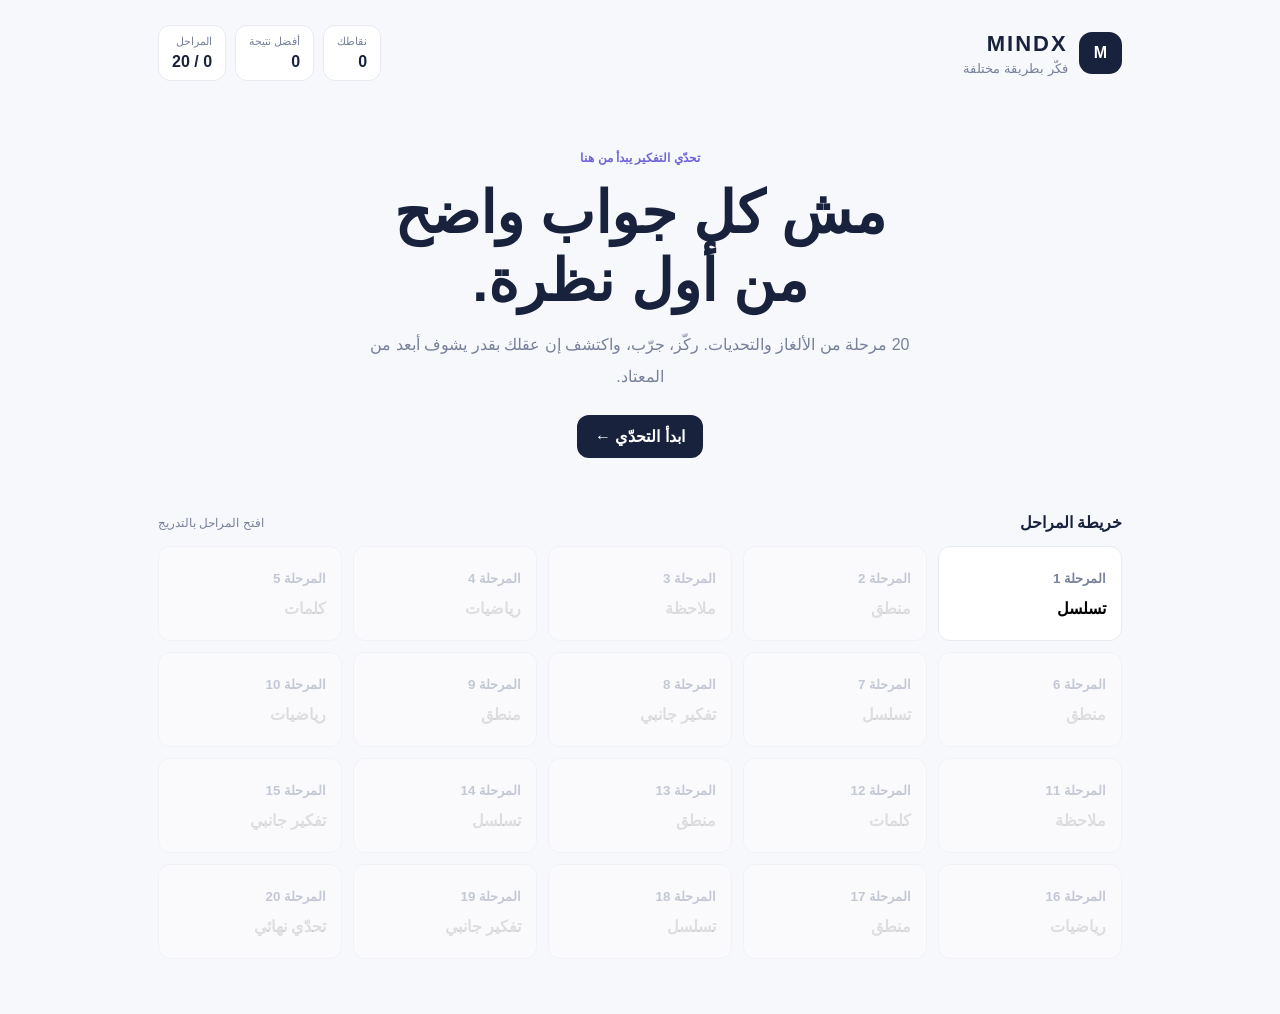
<file: mindx/index.html>
<!doctype html>
<html lang="ar" dir="rtl">
<head>
<meta charset="utf-8"><meta name="viewport" content="width=device-width,initial-scale=1">
<title>MINDX — تحدّى عقلك</title>
<style>
:root{--ink:#18223d;--muted:#77819a;--line:#e8eaf2;--purple:#7064d8;--pale:#f0eeff;--bg:#f7f8fc}
*{box-sizing:border-box}body{margin:0;background:var(--bg);color:var(--ink);font-family:Tahoma,Arial,sans-serif}
.wrap{max-width:1000px;margin:auto;padding:25px 18px 55px}header{display:flex;justify-content:space-between;align-items:center;gap:16px;margin-bottom:35px}
.brand{display:flex;align-items:center;gap:11px}.logo{background:var(--ink);color:white;border-radius:13px;padding:12px 15px;font-weight:bold}.brand b{font-size:22px;letter-spacing:2px}.brand small{display:block;color:var(--muted);margin-top:4px}
.stats{display:flex;gap:9px}.stat{background:white;border:1px solid var(--line);border-radius:12px;padding:9px 13px}.stat small{display:block;color:var(--muted);font-size:11px}.stat b{display:block;margin-top:5px}
.view{display:none}.view.active{display:block}.hero{text-align:center;padding:35px 0}.eyebrow{color:var(--purple);font-size:12px;font-weight:bold}.hero h1{font-size:clamp(35px,7vw,58px);margin:14px 0}.hero p{color:var(--muted);line-height:2;max-width:560px;margin:0 auto 22px}
button{font:inherit;cursor:pointer;border:0;border-radius:12px;padding:12px 18px;font-weight:bold}.primary{background:var(--ink);color:white}.secondary{background:white;border:1px solid var(--line);color:var(--ink)}button:disabled{opacity:.4;cursor:not-allowed}
.head{display:flex;justify-content:space-between;align-items:center;margin:20px 0 14px}.head span{color:var(--muted);font-size:12px}.grid{display:grid;grid-template-columns:repeat(5,1fr);gap:11px}.stage{background:white;border:1px solid var(--line);text-align:right;min-height:95px;padding:15px;position:relative}.stage small{color:var(--muted)}.stage b{display:block;margin-top:12px}.check{position:absolute;left:12px;top:12px;color:#168765}
.gamehead{display:flex;justify-content:space-between;margin-bottom:15px}.back{background:none;color:var(--muted);padding-right:0}.tag{display:inline-block;background:var(--pale);color:var(--purple);padding:7px 11px;border-radius:9px;font-size:12px;font-weight:bold}
.bar{height:7px;background:#e6e8f0;border-radius:9px;overflow:hidden;margin-bottom:25px}.bar div{height:100%;background:var(--purple)}
.panel{max-width:720px;margin:auto;background:white;border:1px solid var(--line);border-radius:22px;padding:clamp(22px,5vw,40px)}
h2{font-size:clamp(23px,4vw,32px);margin:18px 0 12px}.question{white-space:pre-line;color:#505b75;line-height:2;font-size:17px}
.entry{display:flex;gap:9px;margin-top:24px}.entry input{flex:1;min-width:0;border:1px solid var(--line);border-radius:12px;padding:13px;font:inherit;outline:none}.entry input:focus{border-color:var(--purple)}
.actions{display:flex;gap:9px;flex-wrap:wrap;margin-top:12px}.hint{display:none;background:#f4f2ff;color:#554ba8;padding:13px;border-radius:12px;margin-top:15px;line-height:1.8}.feedback{min-height:25px;margin-top:15px;font-weight:bold}.good{color:#168765}.bad{color:#c45164}
.finish{text-align:center;padding:55px 10px}.finish h1{font-size:36px}.finish p{color:var(--muted);line-height:2}
@media(max-width:700px){header{align-items:flex-start;flex-direction:column}.stats{width:100%}.stat{flex:1}.grid{grid-template-columns:repeat(3,1fr)}}
@media(max-width:420px){.grid{grid-template-columns:repeat(2,1fr)}.entry{flex-direction:column}.wrap{padding:18px 13px}}
.difficulty {
    max-width:720px;
    margin:0 auto 15px;
    background:white;
    border:1px solid var(--line);
    border-radius:13px;
    padding:12px 15px;
    display:grid;
    grid-template-columns:1fr auto;
    gap:9px;
    color:var(--muted);
    font-size:13px;
}

.difficulty b {
    color:var(--purple);
}

.difficulty-track {
    grid-column:1/-1;
    height:6px;
    background:#e8eaf2;
    border-radius:10px;
    overflow:hidden;
}

#difficultyFill {
    height:100%;
    width:20%;
    background:var(--purple);
    transition:width .3s;
}
</style></head>
<body><main class="wrap">
<header><div class="brand"><div class="logo">M</div><div><b>MINDX</b><small>فكّر بطريقة مختلفة</small></div></div>
<div class="stats"><div class="stat"><small>نقاطك</small><b id="score">0</b></div><div class="stat"><small>أفضل نتيجة</small><b id="best">0</b></div><div class="stat"><small>المراحل</small><b id="solved">0 / 20</b></div></div></header>
<section id="home" class="view active"><div class="hero"><div class="eyebrow">تحدّي التفكير يبدأ من هنا</div><h1>مش كل جواب واضح<br>من أول نظرة.</h1><p>20 مرحلة من الألغاز والتحديات. ركّز، جرّب، واكتشف إن عقلك بقدر يشوف أبعد من المعتاد.</p><button class="primary" onclick="startNext()">ابدأ التحدّي ←</button></div><div class="head"><b>خريطة المراحل</b><span>افتح المراحل بالتدريج</span></div><div id="grid" class="grid"></div></section>
<section id="game" class="view"><div class="gamehead"><button class="back" onclick="home()">← كل المراحل</button><span id="stage" class="tag"></span></div><div class="bar"><div id="bar"></div></div><div class="panel"><span id="cat" class="tag"></span><h2 id="title"></h2><div id="q" class="question"></div><div class="entry"><input id="answer" placeholder="اكتب إجابتك هون..." onkeydown="if(event.key==='Enter')check()"><button class="primary" onclick="check()">تحقّق</button></div><div class="actions"><button class="secondary" onclick="hint()">تلميح <span id="cost">(−20)</span></button><button class="secondary" onclick="reveal()">اكشف الإجابة</button></div><div id="hint" class="hint"></div><div id="feedback" class="feedback"></div><div id="next" style="display:none;margin-top:15px"><button class="primary" onclick="next()">المرحلة التالية ←</button></div></div></section>
<section id="done" class="view finish"><div style="font-size:55px">🏆</div><div class="eyebrow">إنجاز رائع</div><h1>أكملت MINDX!</h1><p id="final"></p><button class="primary" onclick="home()">العودة للمراحل</button></section>
</main>
<script>
const P=[
["تسلسل","ما الرقم التالي؟","2، 4، 8، 16، ؟","32","كل رقم يساوي ضعف السابق.","الأرقام تتضاعف."],
["منطق","سباق","إذا تجاوزت الشخص صاحب المركز الثاني في سباق، بأي مركز تصبح؟","الثاني","أنت أخذت مكانه، مش مكان الأول.","فكّر بمركز الشخص الذي تجاوزته."],
["ملاحظة","أيام السنة","كم شهرًا في السنة يحتوي على 28 يومًا؟","12","السؤال ما حكى إن الشهر لازم ينتهي عند 28.","كل الشهور فيها يوم 28."],
["رياضيات","التفاحات","معك 3 تفاحات، أخذتَ منها تفاحتين. كم تفاحة أصبحت معك؟","2","السؤال عن اللي أخذتهم إنت.","أصبحت معك التفاحتان."],
["كلمات","لغز الحروف","شيء تراه في الليل ثلاث مرات وفي النهار مرة واحدة. ما هو؟","ل","ابحث عن حرف، مش عن شيء.","حرف اللام."],
["منطق","العائلة","لدى أحمد 4 بنات، ولكل بنت أخ واحد. كم عدد أولاد أحمد؟","5","الأخ نفسه مشترك بين البنات.","أربع بنات وأخ واحد."],
["تسلسل","نمط الأرقام","1، 1، 2، 3، 5، 8، ؟","13","كل رقم هو مجموع الرقمين السابقين.","8 + 5."],
["تفكير جانبي","السمكات","في حوض 10 سمكات، ماتت سمكتان. كم سمكة بقيت في الحوض؟","10","الموت لا يعني أن السمكة خرجت من الحوض.","كلها ما زالت داخل الحوض."],
["منطق","المفاتيح","لديك 3 مفاتيح، واحد فقط يفتح الباب. كم مفتاحًا تحتاج أن تجرّب في أسوأ احتمال؟","3","أسوأ احتمال يعني أن الصحيح هو الأخير.","قد تضطر لتجربة الثلاثة."],
["رياضيات","نصف العدد","نصف عدد يساوي 50. ما العدد؟","100","ارجع بالعملية بالعكس.","50 × 2."],
["ملاحظة","شيء يكبر","ما الشيء الذي كلما أخذت منه كبر؟","الحفرة","فكّر بشيء يكبر عندما تزيل منه.","الحفرة."],
["كلمات","عكس الاتجاه","ما عكس كلمة (فوق)؟","تحت","إجابة مباشرة، انتبه للكلمة.","تحت."],
["منطق","الصناديق","ثلاثة صناديق مكتوب عليها: تفاح، برتقال، مختلط. كل الملصقات خاطئة. من أي صندوق تسحب ثمرة واحدة لتعرف محتويات الصناديق؟","المختلط","ابدأ بالصندوق المكتوب عليه مختلط لأن ملصقه خاطئ.","اسحب من صندوق (مختلط)."],
["تسلسل","نمط متقدم","3، 6، 11، 18، 27، ؟","38","الفروق تزيد بمقدار 2 كل مرة.","الفروق 3، 5، 7، 9، ثم 11."],
["تفكير جانبي","المصعد","رجل يسكن في الطابق العاشر. يصعد بالمصعد إلى السابع ثم يكمل درجًا، إلا إذا كان معه شخص. لماذا؟","قصير","السبب متعلق بطوله، لا بعطل المصعد.","لا يصل إلى زر الطابق العاشر."],
["رياضيات","ثلاثة أعداد","مجموع ثلاثة أعداد متتالية يساوي 36. ما العدد الأوسط؟","12","العدد الأوسط يبعد واحدًا عن كل طرف.","11 + 12 + 13."],
["منطق","الحارسان","بابان: واحد للنجاة وآخر لطريق مسدود. حارسان؛ واحد يصدق دائمًا والآخر يكذب دائمًا. ما السؤال الذي تسأله لأي حارس لتعرف باب النجاة؟","اسأل أي باب سيقول الحارس الآخر إنه باب النجاة ثم اختر الثاني","اسأل عن إجابة الحارس الآخر، ثم اختر عكسها.","اسأله عن الباب الذي سيختاره الحارس الآخر، ثم اختر الباب المقابل."],
["تسلسل","المربعات","1، 4، 9، 16، 25، ؟","36","هذه أعداد ناتجة عن ضرب العدد بنفسه.","6 × 6."],
["تفكير جانبي","الشموع","أشعلت 5 شموع، ثم أطفأت 2. بعد وقت، كم شمعة ستبقى؟","2","فكّر بالشموع التي لم تذب بالكامل.","الشمعتان المطفأتان ستبقيان."],
["تحدّي نهائي","لغز النهاية","أنا عدد من رقمين. مجموع رقميّ 9، وإذا عكست رقميّ أصبح العدد أكبر مني بـ27. ما أنا؟","36","فرق الرقمين 3 ومجموعهما 9.","36؛ وعكسه 63، والفرق 27."]
];
const $=x=>document.getElementById(x);let d=JSON.parse(localStorage.getItem("mindx")||'{"score":0,"best":0,"solved":[],"unlocked":1,"hints":{}}'),cur=0,done=false;
function save(){d.best=Math.max(d.best,d.score);localStorage.setItem("mindx",JSON.stringify(d));stats()}
function stats(){$("score").textContent=d.score;$("best").textContent=d.best;$("solved").textContent=d.solved.length+" / 20"}
function view(id){document.querySelectorAll(".view").forEach(x=>x.classList.remove("active"));$(id).classList.add("active")}
function draw(){ $("grid").innerHTML="";P.forEach((p,i)=>{let b=document.createElement("button");b.className="stage";b.disabled=i+1>d.unlocked;b.innerHTML=`<small>المرحلة ${i+1}</small><b>${p[0]}</b>${d.solved.includes(i)?'<span class="check">✓</span>':''}`;b.onclick=()=>open(i);$("grid").append(b)})}
function home(){draw();view("home")}
function startNext(){let i=0;while(i<20&&d.solved.includes(i))i++;if(i===20){view("done");return}open(Math.min(i,d.unlocked-1))}
function open(i){cur=i;done=d.solved.includes(i);let p=P[i];$("stage").textContent=`المرحلة ${i+1} من 20`;$("bar").style.width=((i+1)/20*100)+"%";$("cat").textContent=p[0];$("title").textContent=p[1];$("q").textContent=p[2];$("answer").value="";$("answer").disabled=done;$("hint").style.display="none";$("feedback").textContent=done?"أنهيت هذه المرحلة سابقًا.":"";$("feedback").className="feedback";$("next").style.display=done?"block":"none";$("cost").textContent="(−"+(d.hints[i]?30:20)+")";view("game")}

function norm(s) {
    return s.toLowerCase()
        .trim()
        .replace(/[ًٌٍَُِّْـ]/g, "")
        .replace(/[أإآٱ]/g, "ا")
        .replace(/ى/g, "ي")
        .replace(/ة/g, "ه")
        .replace(/ؤ/g, "و")
        .replace(/ئ/g, "ي")
        .replace(/[٠-٩]/g, d => "٠١٢٣٤٥٦٧٨٩".indexOf(d))
        .replace(/[؟،,.!؛:ـ"'()]/g, "")
        .replace(/\s+/g, "");
}

// إجابات بديلة مقبولة لكل مرحلة
const ANSWERS = {
    0: ["٣٢", "اثنان وثلاثون"],
    1: ["المركز الثاني"],
    2: ["كل الشهور", "جميع الشهور", "اثنا عشر", "12 شهر"],
    3: ["تفاحتين", "تفاحتان", "اثنتين"],
    4: ["حرف اللام", "اللام"],
    5: ["خمسة", "خمس", "5", "اربعه بنات وولد"],
    6: ["ثلاثة عشر", "13"],
    7: ["عشر", "عشرة", "10 سمكات"],
    8: ["ثلاثة", "3"],
    9: ["مئة", "مائه", "100"],
    10: ["حفرة"],
    11: ["اسفل"],
    12: ["صندوق المختلط", "صندوق مكتوب عليه مختلط"],
    13: ["ثمانية وثلاثون", "38"],
    14: ["قصير القامة", "لانه قصير", "بسبب قصر قامته"],
    15: ["اثنا عشر", "12"],
    16: [
        "اسأله عن الباب الذي سيختاره الحارس الاخر واختر العكس",
        "اسأله ماذا سيقول الحارس الاخر واختر الباب الثاني",
        "اسأل عن اجابة الحارس الاخر واختر عكسها"
    ],
    17: ["ستة وثلاثون", "36"],
    18: ["شمعتين", "شمعتان", "اثنتين", "2"],
    19: ["ستة وثلاثون", "36"]
};

// حساب الاختلاف بين كلمتين
function editDistance(a, b) {
    let row = Array.from({length: b.length + 1}, (_, i) => i);

    for (let i = 1; i <= a.length; i++) {
        let next = [i];

        for (let j = 1; j <= b.length; j++) {
            next[j] = Math.min(
                next[j - 1] + 1,
                row[j] + 1,
                row[j - 1] + (a[i - 1] === b[j - 1] ? 0 : 1)
            );
        }

        row = next;
    }

    return row[b.length];
}


function check() {
    if (done) return;

    let answer = norm($("answer").value);

    if (!answer) {
        $("feedback").textContent = "اكتب إجابتك أولاً!";
        $("feedback").className = "feedback bad";
        return;
    }

    let correct = norm(P[cur][3]);
    let alternatives = (ANSWERS[cur] || []).map(norm);
    let accepted = [correct, ...alternatives];

    if (accepted.includes(answer)) {
        finish(true);
        return;
    }

    // فحص مدى قرب الإجابة من الحل
    let closest = Math.min(
        ...accepted.map(option => editDistance(answer, option))
    );

    let difference = Math.abs(answer.length - correct.length);

    if (closest <= 2 && difference <= 3) {
        $("feedback").textContent =
            "قريب جداً من الإجابة! راجع كتابتك وحاول مرة ثانية 🎯";
        $("feedback").className = "feedback bad";
    } else {
        $("feedback").textContent =
            "مش هيك... جرّب مرة ثانية وفكّر باللغز 🧠";
        $("feedback").className = "feedback bad";
    }
}


function finish(points){if(!done){done=true;if(!d.solved.includes(cur))d.solved.push(cur);d.unlocked=Math.max(d.unlocked,Math.min(20,cur+2));if(points)d.score+=100;save()}$("feedback").textContent=points?"إجابة صحيحة! +100 نقطة 🎉":"تم كشف الإجابة. بدون نقاط لهذه المرحلة.";$("feedback").className="feedback good";$("answer").disabled=true;$("next").style.display="block";$("hint").style.display="none";draw()}
function hint(){if(done)return;let used=d.hints[cur]||0;if(used>=2){$("hint").textContent="استخدمت التلميحين المتاحين لهذه المرحلة.";$("hint").style.display="block";return}d.score=Math.max(0,d.score-(used===0?20:30));d.hints[cur]=used+1;save();$("cost").textContent=used===0?"(−30)":"(مكتمل)";$("hint").textContent=(used===0?"تلميح 1: ":"تلميح 2: ")+P[cur][4+used];$("hint").style.display="block"}
function reveal(){if(done)return;$("hint").textContent="الإجابة: "+P[cur][3]+" — "+P[cur][5];$("hint").style.display="block";finish(false)}
function next(){if(cur===19){$("final").textContent=`نتيجتك ${d.score} نقطة. أفضل نتيجة إلك ${d.best} نقطة.`;view("done")}else if(cur+1<d.unlocked)open(cur+1);else home()}
stats();draw();
</script></body></html>
</file>
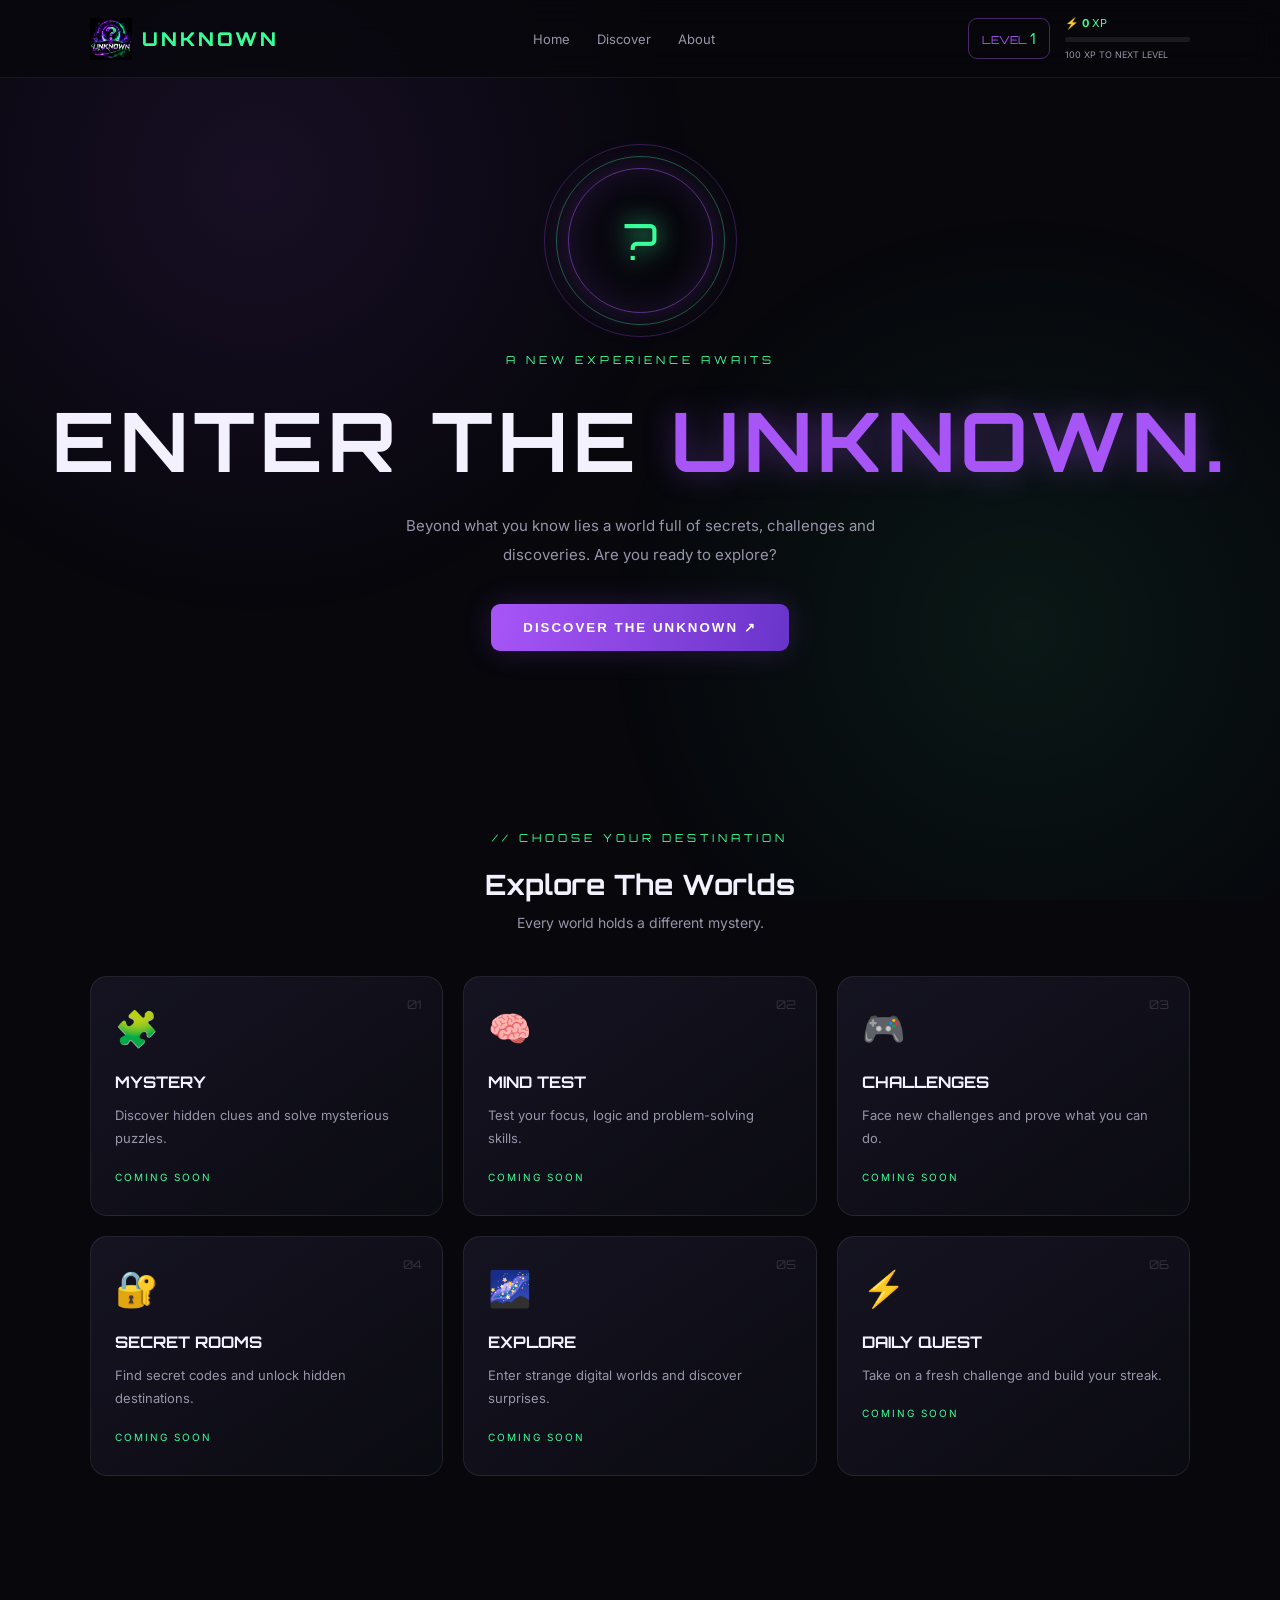
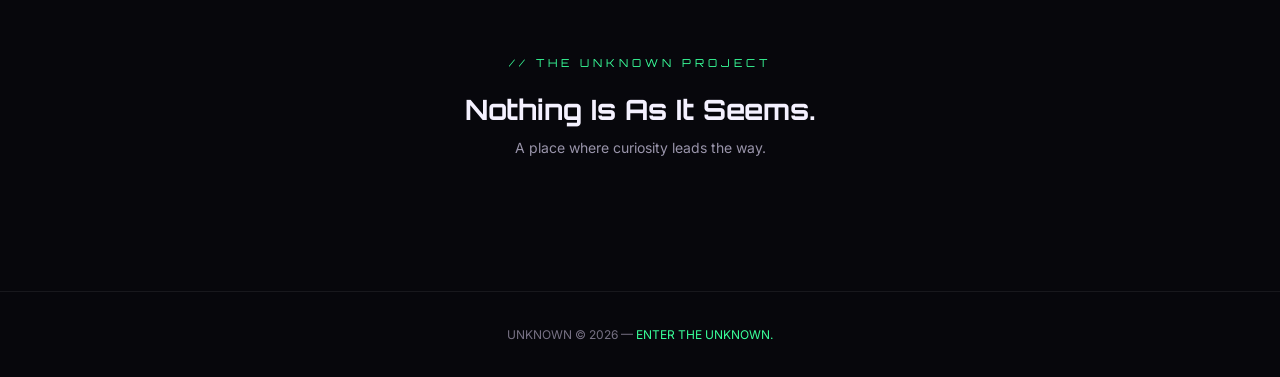
<file: unknown/index.html>
<!DOCTYPE html>
<html lang="en">
<head>
<meta charset="UTF-8">
<meta name="viewport" content="width=device-width, initial-scale=1.0">
<meta name="theme-color" content="#07070c">
<title>UNKNOWN — Enter the Unknown</title>

<style>
@import url('https://fonts.googleapis.com/css2?family=Orbitron:wght@400;600;800&family=Inter:wght@400;500;700;800&display=swap');

:root {
  --bg:#07070c;
  --purple:#a855f7;
  --green:#39ff9a;
  --text:#f4f1ff;
  --muted:#9994aa;
}

* {
  margin:0;
  padding:0;
  box-sizing:border-box;
}

html { scroll-behavior:smooth; }

body {
  background:var(--bg);
  color:var(--text);
  font-family:Inter,sans-serif;
  overflow-x:hidden;
}

body::before {
  content:"";
  position:fixed;
  inset:0;
  pointer-events:none;
  background:
    radial-gradient(circle at 20% 20%,#a855f71b,transparent 35%),
    radial-gradient(circle at 80% 70%,#39ff9a12,transparent 35%);
  z-index:-1;
}

header {
  height:78px;
  padding:0 7%;
  display:flex;
  justify-content:space-between;
  align-items:center;
  border-bottom:1px solid #ffffff12;
  background:#07070cbb;
  backdrop-filter:blur(15px);
  position:sticky;
  top:0;
  z-index:10;
}

.logo {
  display:flex;
  align-items:center;
  gap:10px;
  font-family:Orbitron,sans-serif;
  font-weight:800;
  letter-spacing:3px;
  font-size:19px;
}

.logo img {
  width:42px;
  height:42px;
  object-fit:contain;
}

.logo span { color:var(--green); }

nav {
  display:flex;
  gap:27px;
}

nav a {
  color:var(--muted);
  text-decoration:none;
  font-size:13px;
  transition:.3s;
}

nav a:hover { color:var(--green); }

.status {
  font-size:11px;
  color:var(--green);
  border:1px solid #39ff9a40;
  padding:9px 13px;
  border-radius:30px;
}

.hero {
  min-height:660px;
  display:flex;
  flex-direction:column;
  justify-content:center;
  align-items:center;
  text-align:center;
  padding:90px 20px;
  position:relative;
}

.portal {
  width:145px;
  height:145px;
  border-radius:50%;
  border:1px solid #a855f788;
  box-shadow:0 0 35px #a855f733,inset 0 0 35px #a855f722;
  display:grid;
  place-items:center;
  margin-bottom:40px;
  animation:float 4s ease-in-out infinite;
  position:relative;
}

.portal::before,
.portal::after {
  content:"";
  position:absolute;
  inset:-13px;
  border:1px solid #39ff9a55;
  border-radius:50%;
  animation:spin 12s linear infinite;
}

.portal::after {
  inset:-25px;
  border-color:#a855f744;
  animation-direction:reverse;
  animation-duration:18s;
}

.portal span {
  font-family:Orbitron,sans-serif;
  font-size:50px;
  color:var(--green);
  text-shadow:0 0 25px var(--green);
}

@keyframes spin {
  to { transform:rotate(360deg); }
}

@keyframes float {
  50% { transform:translateY(-12px); }
}

.tag {
  color:var(--green);
  font-family:Orbitron,sans-serif;
  font-size:11px;
  letter-spacing:4px;
  margin-bottom:22px;
}

h1 {
  font-family:Orbitron,sans-serif;
  font-size:clamp(38px,8vw,82px);
  letter-spacing:5px;
  margin-bottom:20px;
}

h1 span {
  color:var(--purple);
  text-shadow:0 0 30px #a855f766;
}

.hero p {
  color:var(--muted);
  max-width:540px;
  line-height:1.9;
  font-size:15px;
}

.enter-btn {
  margin-top:35px;
  padding:16px 32px;
  background:linear-gradient(100deg,var(--purple),#6934c9);
  color:white;
  border:0;
  border-radius:9px;
  font-weight:800;
  letter-spacing:2px;
  cursor:pointer;
  box-shadow:0 0 30px #a855f733;
  transition:.3s;
}

.enter-btn:hover {
  transform:translateY(-4px);
  box-shadow:0 0 40px #a855f766;
}

.section {
  padding:90px 7%;
}

.section-head {
  text-align:center;
  margin-bottom:45px;
}

.section-head h2 {
  font-family:Orbitron,sans-serif;
  font-size:28px;
  margin-bottom:12px;
}

.section-head p {
  color:var(--muted);
  font-size:14px;
}

.worlds {
  display:grid;
  grid-template-columns:repeat(3,1fr);
  gap:20px;
  max-width:1100px;
  margin:auto;
}

.world-card {
  background:linear-gradient(145deg,#151321,#0b0b12);
  border:1px solid #ffffff15;
  border-radius:17px;
  padding:30px 24px;
  min-height:240px;
  transition:.35s;
  position:relative;
  overflow:hidden;
}

.world-card:hover {
  transform:translateY(-8px);
  border-color:#a855f788;
  box-shadow:0 15px 40px #a855f71c;
}

.world-icon {
  font-size:35px;
  margin-bottom:22px;
}

.world-card h3 {
  font-family:Orbitron,sans-serif;
  font-size:16px;
  margin-bottom:12px;
}

.world-card p {
  color:var(--muted);
  font-size:13px;
  line-height:1.8;
}

.world-number {
  position:absolute;
  top:20px;
  right:20px;
  color:#ffffff25;
  font-family:Orbitron,sans-serif;
  font-size:12px;
}

.locked {
  display:inline-block;
  margin-top:20px;
  color:var(--green);
  font-size:10px;
  letter-spacing:2px;
}

footer {
  text-align:center;
  padding:35px 15px;
  color:#777184;
  border-top:1px solid #ffffff12;
  font-size:12px;
}

footer span { color:var(--green); }

@media(max-width:750px) {
  nav { display:none; }
  .worlds { grid-template-columns:1fr; }
  .hero { min-height:600px; }
}
.secret-overlay {
  display:none;
  position:fixed;
  inset:0;
  z-index:100;
  background:#030308ed;
  backdrop-filter:blur(15px);
  justify-content:center;
  align-items:center;
  padding:20px;
}

.secret-box {
  position:relative;
  width:100%;
  max-width:480px;
  padding:35px 25px;
  text-align:center;
  background:linear-gradient(145deg,#191326,#090910);
  border:1px solid #a855f777;
  border-radius:20px;
  box-shadow:0 0 50px #a855f722;
  animation:secretAppear .35s ease;
}

@keyframes secretAppear {
  from {opacity:0;transform:scale(.9) translateY(20px)}
  to {opacity:1;transform:scale(1) translateY(0)}
}

.close-secret {
  position:absolute;
  top:15px;
  right:17px;
  background:none;
  border:0;
  color:white;
  font-size:23px;
  cursor:pointer;
}

.secret-icon {
  font-size:55px;
  margin:20px 0;
}

.secret-description {
  color:#aaa3ba;
  line-height:1.9;
  font-size:14px;
  margin:20px 0;
}

#secretAnswer {
  width:100%;
  padding:15px;
  background:#080811;
  border:1px solid #a855f755;
  border-radius:10px;
  color:white;
  outline:none;
  text-align:center;
  font-size:15px;
}

#secretAnswer:focus {
  border-color:#39ff9a;
  box-shadow:0 0 15px #39ff9a22;
}

#secretFeedback {
  min-height:25px;
  margin-top:15px;
  color:#ff6b85;
  font-size:13px;
}

#secretReward {
  display:none;
  margin-top:20px;
  padding:20px;
  background:#39ff9a12;
  border:1px solid #39ff9a55;
  border-radius:12px;
}

#secretReward h3,
#secretReward span {
  color:#39ff9a;
}

#secretReward p {
  color:#aaa3ba;
  margin:10px 0;
}
.secret-overlay {
  display:none;
  position:fixed;
  inset:0;
  z-index:100;
  background:#030308ed;
  backdrop-filter:blur(15px);
  justify-content:center;
  align-items:center;
  padding:20px;
}
.secret-box {
  position:relative;
  width:100%;
  max-width:480px;
  padding:35px 25px;
  text-align:center;
  background:linear-gradient(145deg,#191326,#090910);
  border:1px solid #a855f777;
  border-radius:20px;
  box-shadow:0 0 50px #a855f722;
  animation:secretAppear .35s ease;
}
@keyframes secretAppear {
  from {opacity:0;transform:scale(.9) translateY(20px)}
  to {opacity:1;transform:scale(1) translateY(0)}
}
.close-secret {
  position:absolute;
  top:15px;
  right:17px;
  background:none;
  border:0;
  color:white;
  font-size:23px;
  cursor:pointer;
}
.secret-icon {font-size:55px;margin:20px 0;}
.secret-description {
  color:#aaa3ba;
  line-height:1.9;
  font-size:14px;
  margin:20px 0;
}
#secretAnswer {
  width:100%;
  padding:15px;
  background:#080811;
  border:1px solid #a855f755;
  border-radius:10px;
  color:white;
  outline:none;
  text-align:center;
  font-size:15px;
}
#secretAnswer:focus {
  border-color:#39ff9a;
  box-shadow:0 0 15px #39ff9a22;
}
#secretFeedback {
  min-height:25px;
  margin-top:15px;
  color:#ff6b85;
  font-size:13px;
}
#secretReward {
  display:none;
  margin-top:20px;
  padding:20px;
  background:#39ff9a12;
  border:1px solid #39ff9a55;
  border-radius:12px;
}
#secretReward h3,#secretReward span {color:#39ff9a;}
#secretReward p {color:#aaa3ba;margin:10px 0;}
.player-stats {
  display:flex;
  align-items:center;
  gap:15px;
}

.level-box {
  border:1px solid #a855f766;
  color:var(--purple);
  padding:10px 13px;
  border-radius:9px;
  font-family:Orbitron,sans-serif;
  font-size:11px;
}

.level-box span {
  color:var(--green);
  font-size:15px;
}

.xp-box {
  min-width:125px;
  font-size:11px;
  color:var(--green);
}

.xp-track {
  height:5px;
  background:#ffffff15;
  border-radius:10px;
  margin:7px 0 5px;
  overflow:hidden;
}

.xp-fill {
  width:0%;
  height:100%;
  background:var(--green);
  box-shadow:0 0 10px var(--green);
  transition:width .5s;
}

.xp-box small {
  color:var(--muted);
  font-size:9px;
}

@media(max-width:750px) {
  header {
    padding:0 4%;
  }

  .player-stats {
    gap:8px;
  }

  .xp-box {
    min-width:95px;
  }
}
</style>
</head>

<body>

<header>
  <div class="logo">
  <img src="file_0000000030e882109c790d7488bd5a13.png" alt="UNKNOWN Logo">
  <span>UNKNOWN</span>
</div>
  <nav>
    <a href="#home">Home</a>
    <a href="#worlds">Discover</a>
    <a href="#about">About</a>
  </nav>
  <div class="player-stats">
  <div class="level-box">
    LEVEL <span id="playerLevel">1</span>
  </div>

  <div class="xp-box">
    <span>⚡ <b id="playerXP">0</b> XP</span>
    <div class="xp-track">
      <div class="xp-fill" id="xpFill"></div>
    </div>
    <small id="xpNext">100 XP TO NEXT LEVEL</small>
  </div>
</div>
</header>

<main>
<section class="hero" id="home">

  <div class="portal">
    <span>?</span>
  </div>

  <div class="tag">A NEW EXPERIENCE AWAITS</div>

  <h1>ENTER THE <span>UNKNOWN.</span></h1>

  <p>
    Beyond what you know lies a world full of secrets,
    challenges and discoveries. Are you ready to explore?
  </p>

  <button class="enter-btn" onclick="discover()">
    DISCOVER THE UNKNOWN ↗
  </button>

</section>

<section class="section" id="worlds">

  <div class="section-head">
    <div class="tag">// CHOOSE YOUR DESTINATION</div>
    <h2>Explore The Worlds</h2>
    <p>Every world holds a different mystery.</p>
  </div>

  <div class="worlds">

    <div class="world-card">
      <span class="world-number">01</span>
      <div class="world-icon">🧩</div>
      <h3>MYSTERY</h3>
      <p>Discover hidden clues and solve mysterious puzzles.</p>
      <span class="locked">COMING SOON</span>
    </div>

    <div class="world-card">
      <span class="world-number">02</span>
      <div class="world-icon">🧠</div>
      <h3>MIND TEST</h3>
      <p>Test your focus, logic and problem-solving skills.</p>
      <span class="locked">COMING SOON</span>
    </div>

    <div class="world-card">
      <span class="world-number">03</span>
      <div class="world-icon">🎮</div>
      <h3>CHALLENGES</h3>
      <p>Face new challenges and prove what you can do.</p>
      <span class="locked">COMING SOON</span>
    </div>

    <div class="world-card" onclick="openSecretRoom()" style="cursor:pointer">
      <span class="world-number">04</span>
      <div class="world-icon">🔐</div>
      <h3>SECRET ROOMS</h3>
      <p>Find secret codes and unlock hidden destinations.</p>
      <span class="locked">COMING SOON</span>
    </div>

    <div class="world-card">
      <span class="world-number">05</span>
      <div class="world-icon">🌌</div>
      <h3>EXPLORE</h3>
      <p>Enter strange digital worlds and discover surprises.</p>
      <span class="locked">COMING SOON</span>
    </div>

    <div class="world-card">
      <span class="world-number">06</span>
      <div class="world-icon">⚡</div>
      <h3>DAILY QUEST</h3>
      <p>Take on a fresh challenge and build your streak.</p>
      <span class="locked">COMING SOON</span>
    </div>

  </div>
</section>

<section class="section" id="about">
  <div class="section-head">
    <div class="tag">// THE UNKNOWN PROJECT</div>
    <h2>Nothing Is As It Seems.</h2>
    <p>A place where curiosity leads the way.</p>
  </div>
</section>
</main>
<div class="secret-overlay" id="secretRoom">
  <div class="secret-box">

    <button class="close-secret" onclick="closeSecretRoom()">✕</button>

    <div class="tag">// CLASSIFIED AREA</div>

    <div class="secret-icon">🔐</div>

    <h2>THE FIRST ROOM</h2>

    <p class="secret-description">
      I have keys but no locks.
      I have space but no room.
      You can enter, but you cannot walk inside.
      What am I?
    </p>

    <input
      id="secretAnswer"
      type="text"
      placeholder="Enter your answer..."
      autocomplete="off"
    >

    <button class="enter-btn" onclick="checkSecretAnswer()">
      UNLOCK ROOM
    </button>

    <p id="secretFeedback"></p>

    <div id="secretReward">
      <h3>ACCESS GRANTED!</h3>
      <p>You discovered your first secret.</p>
      <span>+100 XP ⚡</span>
    </div>

  </div>
</div>

<footer>
  UNKNOWN © 2026 — <span>ENTER THE UNKNOWN.</span>
</footer>

<script>
function discover() {
  document.getElementById("worlds").scrollIntoView({
    behavior:"smooth"
  });
}
let secretXP = Number(localStorage.getItem("unknownXP") || 0);

let roomUnlocked =
  localStorage.getItem("unknownRoom1") === "true";

function openSecretRoom() {
  document.getElementById("secretRoom").style.display = "flex";

  if (roomUnlocked) {
    document.getElementById("secretReward").style.display = "block";
    document.getElementById("secretFeedback").textContent =
      "You have already unlocked this room.";
  }
}

function closeSecretRoom() {
  document.getElementById("secretRoom").style.display = "none";
}

function checkSecretAnswer() {
  if (roomUnlocked) return;

  const answer = document
    .getElementById("secretAnswer")
    .value.trim().toLowerCase();

  const feedback = document.getElementById("secretFeedback");

  if (!answer) {
    feedback.textContent = "Enter your answer first.";
    return;
  }

  if (answer === "keyboard" || answer === "لوحة المفاتيح") {
    roomUnlocked = true;
    secretXP += 100;

    localStorage.setItem("unknownXP", secretXP);
    localStorage.setItem("unknownRoom1", "true");
updatePlayerStats();
    feedback.textContent = "";
    document.getElementById("secretReward").style.display = "block";
  } else {
    feedback.textContent = "ACCESS DENIED — Try again.";
  }
}

document.getElementById("secretAnswer").addEventListener("keydown", function(e) {
  if (e.key === "Enter") checkSecretAnswer();
});
function updatePlayerStats() {
  const xp = Number(localStorage.getItem("unknownXP") || 0);

  const level = Math.floor(xp / 100) + 1;
  const progress = xp % 100;
  const remaining = 100 - progress;

  document.getElementById("playerXP").textContent = xp;
  document.getElementById("playerLevel").textContent = level;
  document.getElementById("xpFill").style.width = progress + "%";

  document.getElementById("xpNext").textContent =
    remaining + " XP TO NEXT LEVEL";
}

updatePlayerStats();
</script>

</body>
</html>
</file>
